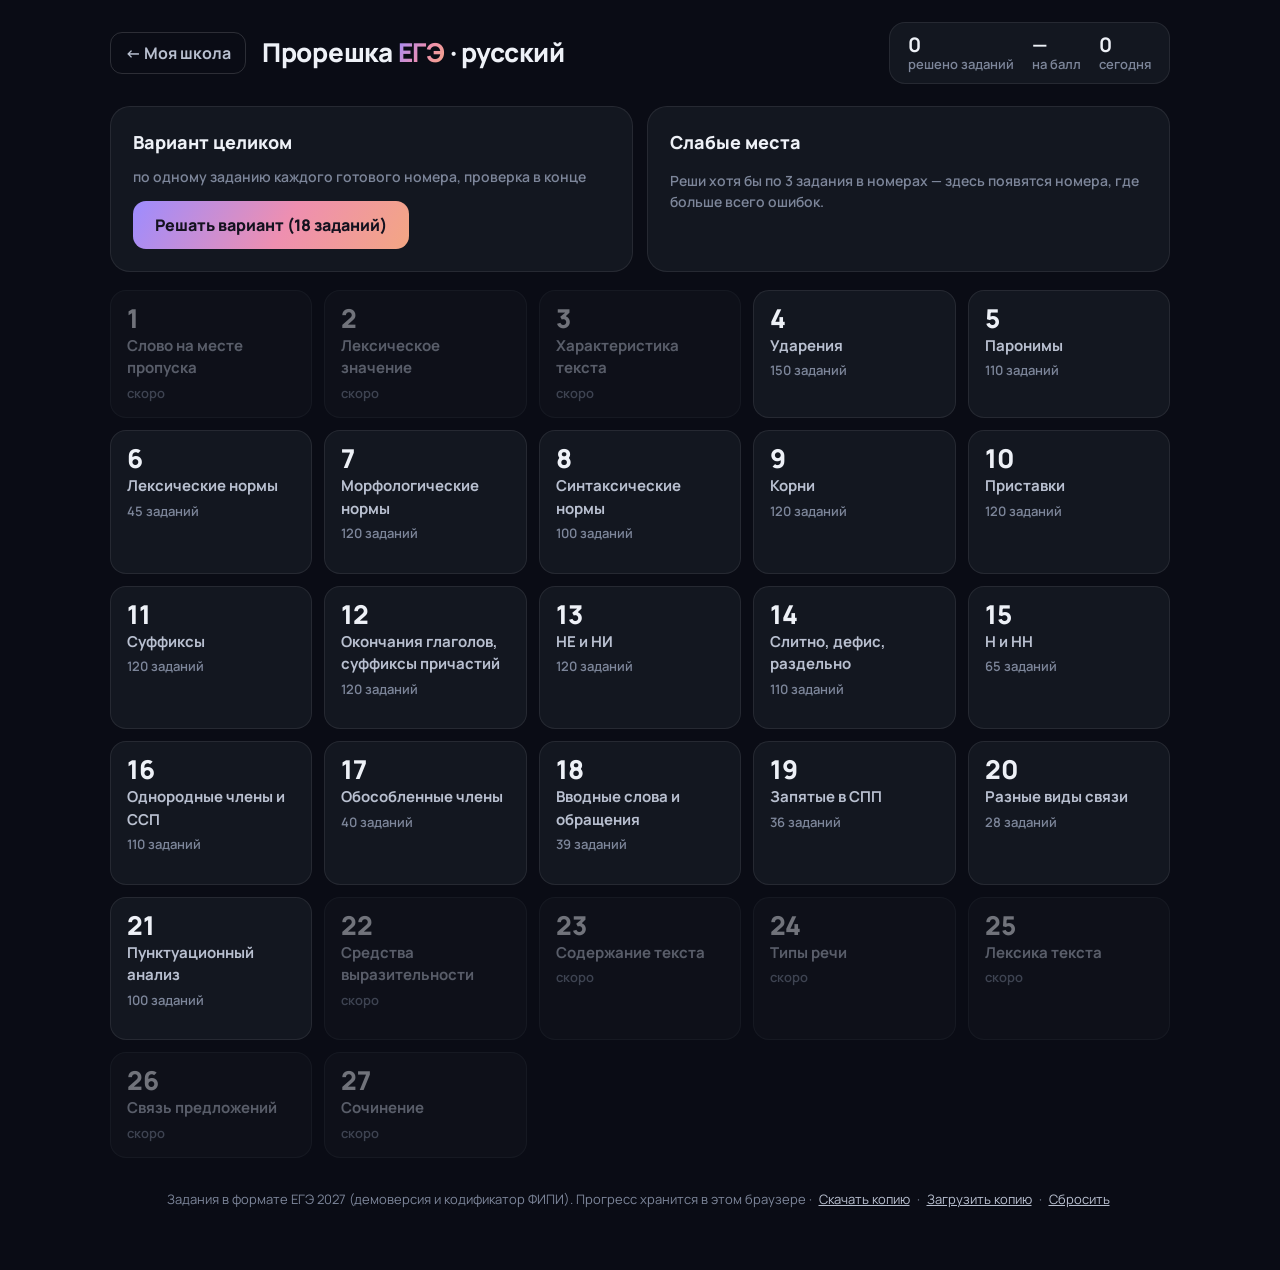
<file: proreshka/index.html>
<!doctype html>
<html lang="ru">
<head>
<meta charset="utf-8">
<meta name="viewport" content="width=device-width, initial-scale=1">
<title>Прорешка ЕГЭ — русский язык</title>
<link rel="icon" href="../icon.svg">
<link rel="preconnect" href="https://fonts.googleapis.com">
<link href="https://fonts.googleapis.com/css2?family=Manrope:wght@400;600;700;800&family=Lora:wght@500;600;700&display=swap" rel="stylesheet">
<style>
:root { --bg: #0a0c15; --card: #131720; --card2: #1a1f2b; --card3: #242a38; --line: rgba(255,255,255,.08); --line2: rgba(255,255,255,.14); --text: #eef1f7; --text2: #b9c0d0; --muted: #7d869a; --accent: #9d8cff; --rose: #ee8fb0; --gold: #f3cf7a; --ok: #5fd3a2; --bad: #ef6b6b; --grad: linear-gradient(120deg, #9d8cff, #ee8fb0 55%, #f3a683); --serif: Lora, Georgia, serif; }
* { box-sizing: border-box; }
html, body { margin: 0; background: var(--bg); color: var(--text); }
body { font: 16px/1.5 Manrope, system-ui, 'Segoe UI', sans-serif; min-height: 100vh; }
button, input { font: inherit; color: inherit; }
button { cursor: pointer; }
a { color: inherit; }
.wrap { max-width: 1100px; margin: 0 auto; padding: 22px 20px 60px; }
header { display: flex; align-items: center; gap: 16px; flex-wrap: wrap; margin-bottom: 22px; }
.back { text-decoration: none; color: var(--text2); font-weight: 700; border: 1px solid var(--line2); border-radius: 12px; padding: 8px 14px; }
.back:hover { color: var(--text); border-color: var(--accent); }
h1 { margin: 0; font-size: 26px; font-weight: 800; letter-spacing: -.01em; }
h1 span { background: var(--grad); -webkit-background-clip: text; background-clip: text; color: transparent; }
.hstat { margin-left: auto; display: flex; gap: 18px; background: var(--card); border: 1px solid var(--line); border-radius: 16px; padding: 10px 18px; }
.hstat div { display: flex; flex-direction: column; line-height: 1.2; }
.hstat b { font-size: 20px; } .hstat span { font-size: 13px; color: var(--muted); font-weight: 600; }
.card { background: var(--card); border: 1px solid var(--line); border-radius: 20px; padding: 22px; }
.ct { font-weight: 800; font-size: 18px; margin-bottom: 14px; display: flex; gap: 10px; align-items: baseline; flex-wrap: wrap; }
.ct span { font-weight: 600; font-size: 14px; color: var(--muted); }
.nums { display: grid; grid-template-columns: repeat(auto-fill, minmax(190px, 1fr)); gap: 12px; }
.num { text-align: left; background: var(--card); border: 1px solid var(--line); border-radius: 16px; padding: 14px 16px; display: flex; flex-direction: column; gap: 4px; transition: border-color .15s, transform .15s; }
.num:hover:not(.off) { border-color: var(--accent); transform: translateY(-2px); }
.num .n { font-size: 26px; font-weight: 800; line-height: 1; }
.num .t { font-weight: 700; font-size: 15px; color: var(--text2); }
.num small { color: var(--muted); font-weight: 600; font-size: 13px; }
.num .bar { height: 5px; border-radius: 3px; background: var(--card3); overflow: hidden; margin-top: 6px; display: flex; }
.num .bar i { display: block; height: 100%; }
.num.off { opacity: .45; cursor: default; }
.big { display: flex; gap: 14px; flex-wrap: wrap; margin-bottom: 18px; }
.big .card { flex: 1 1 240px; }
.kpi b { font-size: 30px; font-weight: 800; display: block; } .kpi span { color: var(--muted); font-weight: 600; font-size: 14px; }
.btn { border: 0; background: var(--grad); color: #14121f; padding: 12px 22px; border-radius: 13px; font-weight: 800; font-size: 16px; }
.btn.ghost { background: var(--card2); color: var(--text); border: 1px solid var(--line2); }
.btn.red { background: var(--bad); color: #1a0d0d; }
.btns { display: flex; gap: 10px; flex-wrap: wrap; justify-content: center; margin-top: 18px; }
.btns.l { justify-content: flex-start; margin: 0 0 16px; }
.bank { display: grid; grid-template-columns: repeat(auto-fill, minmax(48px, 1fr)); gap: 6px; }
.bank button { border: 1px solid var(--line2); background: var(--card2); border-radius: 10px; padding: 9px 0; font-weight: 700; font-size: 15px; color: var(--text2); }
.bank button:hover { border-color: var(--accent); }
.bank button.ok { background: rgba(95,211,162,.14); border-color: var(--ok); color: var(--ok); }
.bank button.bad { background: rgba(239,107,107,.14); border-color: var(--bad); color: var(--bad); }
.hint { color: var(--muted); font-size: 14px; font-weight: 600; }
.task { max-width: 760px; margin: 0 auto; }
.prog { display: flex; gap: 4px; margin-bottom: 16px; }
.prog i { flex: 1; height: 6px; border-radius: 3px; background: var(--card3); }
.prog i.done { background: var(--accent); } .prog i.ok { background: var(--ok); } .prog i.bad { background: var(--bad); } .prog i.cur { background: var(--text2); }
.q { font-size: 18px; font-weight: 700; line-height: 1.5; margin: 8px 0 16px; }
.q b.no { display: inline-block; background: var(--grad); color: #14121f; border-radius: 8px; padding: 0 9px; margin-right: 8px; }
.body { font: 500 19px/1.7 var(--serif); margin-bottom: 16px; }
.body p { margin: 0 0 10px; }
.body .gap { font-family: Manrope, sans-serif; font-weight: 800; color: var(--gold); font-size: 15px; }
.m8 { display: grid; grid-template-columns: 1fr 1.4fr; gap: 22px; font-size: 17px; line-height: 1.5; }
.m8 > div:first-child { font: 600 15px/1.5 Manrope, sans-serif; color: var(--text2); }
.m8 p { margin: 0 0 9px; }
.tlist p { margin: 0 0 8px; }
.tlist b { font-family: Manrope, sans-serif; color: var(--gold); margin-right: 4px; }
.opts { display: flex; flex-direction: column; gap: 8px; margin-bottom: 18px; }
.opt { display: flex; gap: 12px; align-items: baseline; text-align: left; padding: 12px 16px; border-radius: 14px; border: 2px solid var(--line2); background: var(--card2); font: 500 19px/1.5 var(--serif); }
.opt .n { font: 800 15px Manrope, sans-serif; color: var(--muted); flex: none; width: 22px; }
.opt.sel { border-color: var(--accent); background: rgba(157,140,255,.13); }
.opt.ok { border-color: var(--ok); background: rgba(95,211,162,.12); }
.opt.miss { border-color: var(--ok); border-style: dashed; }
.opt.bad { border-color: var(--bad); background: rgba(239,107,107,.12); }
.opt .why { display: block; font: 600 14px/1.45 Manrope, sans-serif; margin-top: 4px; color: var(--text2); }
.opt .why.g { color: var(--ok); } .opt .why.r { color: var(--bad); }
.opt.locked { cursor: default; }
.ans { display: flex; gap: 12px; align-items: center; justify-content: center; font-weight: 800; font-size: 18px; flex-wrap: wrap; }
.ans input { width: 240px; max-width: 100%; padding: 11px 16px; border-radius: 13px; border: 2px solid var(--line2); background: var(--card2); font-size: 21px; font-weight: 800; letter-spacing: .1em; text-align: center; text-transform: uppercase; outline: none; }
.ans input:focus { border-color: var(--accent); }
.fb { margin-top: 18px; padding: 14px 18px; border-radius: 14px; font-weight: 700; }
.fb.ok { background: rgba(95,211,162,.12); color: var(--ok); }
.fb.bad { background: rgba(239,107,107,.12); color: var(--bad); }
.fb .ex { color: var(--text2); font-weight: 600; margin-top: 6px; font-size: 15px; line-height: 1.55; }
.u { text-decoration: underline; text-decoration-color: var(--gold); text-underline-offset: 4px; }
.cap { font-weight: 700; letter-spacing: .02em; }
.rev { display: flex; flex-direction: column; gap: 8px; margin: 18px 0; }
.rev div { padding: 10px 14px; border-radius: 12px; border: 1px solid var(--ok); font-size: 15px; display: flex; gap: 10px; flex-wrap: wrap; align-items: baseline; }
.rev div.bad { border-color: var(--bad); background: rgba(239,107,107,.08); }
.rev code { font: 800 16px Manrope, sans-serif; letter-spacing: .06em; }
.rev button { margin-left: auto; border: 1px solid var(--line2); background: var(--card2); border-radius: 9px; padding: 3px 10px; font-weight: 700; font-size: 13px; }
.res { font-size: 56px; font-weight: 800; text-align: center; line-height: 1.1; background: var(--grad); -webkit-background-clip: text; background-clip: text; color: transparent; }
.center { text-align: center; }
.toast { position: fixed; left: 50%; bottom: 24px; transform: translateX(-50%) translateY(80px); background: var(--card3); border: 1px solid var(--line2); padding: 12px 20px; border-radius: 14px; font-weight: 700; transition: transform .25s, opacity .25s; z-index: 9; opacity: 0; }
.toast.on { transform: translateX(-50%); opacity: 1; }
footer { margin-top: 30px; color: var(--muted); font-size: 13px; text-align: center; line-height: 1.7; }
footer button { background: none; border: 0; color: var(--text2); text-decoration: underline; font-size: 13px; padding: 0 4px; }
@media (max-width: 640px) {
  .wrap { padding: 16px 16px 50px; }
  h1 { font-size: 22px; }
  .hstat { margin-left: 0; width: 100%; justify-content: space-around; }
  .nums { grid-template-columns: repeat(2, minmax(0, 1fr)); gap: 8px; }
  .num { padding: 12px; }
  .card { padding: 16px; }
  .body, .opt { font-size: 17px; }
  .q { font-size: 16px; }
  .m8 { grid-template-columns: 1fr; gap: 10px; }
}
</style>
</head>
<body>
<div class="wrap">
  <header>
    <a class="back" href="../">← Моя школа</a>
    <h1>Прорешка <span>ЕГЭ</span> · русский</h1>
    <div class="hstat" id="hs"></div>
  </header>
  <main id="app"></main>
  <footer>Задания в формате ЕГЭ 2027 (демоверсия и кодификатор ФИПИ). Прогресс хранится в этом браузере ·
    <button id="exp">Скачать копию</button> · <button id="imp">Загрузить копию</button> · <button id="reset">Сбросить</button>
    <input type="file" id="impf" accept=".json" hidden></footer>
</div>
<div class="toast" id="toast"></div>

<script>
// ---------- реестр номеров: файлы tasks/tNN.js вызывают REG ----------
const NAMES = {
  1: 'Слово на месте пропуска', 2: 'Лексическое значение', 3: 'Характеристика текста', 4: 'Ударения', 5: 'Паронимы',
  6: 'Лексические нормы', 7: 'Морфологические нормы', 8: 'Синтаксические нормы', 9: 'Корни', 10: 'Приставки',
  11: 'Суффиксы', 12: 'Окончания глаголов, суффиксы причастий', 13: 'НЕ и НИ', 14: 'Слитно, дефис, раздельно', 15: 'Н и НН',
  16: 'Однородные члены и ССП', 17: 'Обособленные члены', 18: 'Вводные слова и обращения', 19: 'Запятые в СПП',
  20: 'Разные виды связи', 21: 'Пунктуационный анализ', 22: 'Средства выразительности', 23: 'Содержание текста',
  24: 'Типы речи', 25: 'Лексика текста', 26: 'Связь предложений', 27: 'Сочинение',
};
const T = {};
function REG(n, def) { T[n] = def; }

// детерминированный генератор: банк одинаковый при каждом запуске
function rng(a) { return () => { a = a + 0x6D2B79F5 | 0; let t = Math.imul(a ^ a >>> 15, 1 | a); t = t + Math.imul(t ^ t >>> 7, 61 | t) ^ t; return ((t ^ t >>> 14) >>> 0) / 4294967296; }; }
const mkShuffle = r => a => { a = a.slice(); for (let i = a.length - 1; i > 0; i--) { const j = Math.floor(r() * (i + 1)); [a[i], a[j]] = [a[j], a[i]]; } return a; };
// раздаёт элементы пула по заданиям так, чтобы каждый встречался примерно поровну и без повторов внутри задания
function dealer(pool, r, key = x => x) {
  const sh = mkShuffle(r), q = [];
  return (n, ok = () => true) => { const out = []; let guard = 0; while (out.length < n && guard++ < 50) { if (q.length < n * 3) q.push(...sh(pool)); const i = q.findIndex(x => ok(x, out) && !out.some(y => key(y) === key(x))); if (i < 0) { q.push(...sh(pool)); continue; } out.push(q.splice(i, 1)[0]); } return out; };
}

// №9–12: ряды слов с пропуском. Верный ряд — во всех словах одна и та же буква.
// data: { буква: 'слово1; слово2; …' }, groups — какие буквы путают между собой (из них строятся ряды)
function rowsGen({ seed, data, len, n, q, groups }) {
  const byL = {};
  Object.entries(data).forEach(([l, s]) => { byL[l] = s.split(';').map(w => w.trim()).filter(Boolean).map(w => ({ w, l })); });
  const r = rng(seed), sh = mkShuffle(r), deal = {};
  Object.keys(byL).forEach(l => deal[l] = dealer(byL[l], r, x => x.w));
  const gs = (groups || [Object.keys(byL)]).map(g => g.filter(l => byL[l] && byL[l].length >= len + 2)).filter(g => g.length >= 2);
  const pick = (l, used) => deal[l](1, x => !used.has(x.w))[0] || byL[l].find(x => !used.has(x.w)) || byL[l][0];
  const show = w => w.replace(/\.\./g, '<span class="gap">..</span>');
  const fill = x => x.w.replace(/\.\./g, `<b>${x.l}</b>`);
  const out = [];
  for (let k = 0; k < n; k++) {
    const nOk = [1, 2, 2, 3, 3, 4][Math.floor(r() * 6)], okSet = new Set(sh([0, 1, 2, 3, 4]).slice(0, nOk)), used = new Set(), order = sh(gs);
    const rows = [0, 1, 2, 3, 4].map(j => {
      const g = order[j % order.length];
      let ls;
      if (okSet.has(j)) { const l = g[Math.floor(r() * g.length)]; ls = Array(len).fill(l); }
      else { const two = sh(g).slice(0, 2); ls = sh([...two, ...Array.from({ length: len - 2 }, () => g[Math.floor(r() * g.length)])]); }
      const ws = ls.map(l => { const x = pick(l, used); used.add(x.w); return x; });
      return { h: ws.map(x => show(x.w)).join(', '), ok: okSet.has(j), why: ws.map(fill).join(', ') };
    });
    out.push({ q, opts: rows });
  }
  return out;
}

// №17–20: цифры в предложении. {+} — здесь нужна запятая, {-} — не нужна
function numGen({ data, q }) {
  return data.map(s => {
    let i = 0; const ans = [];
    const h = s.replace(/\{([+-])\}/g, (m, c) => { i++; if (c === '+') ans.push(i); return `<span class="gap">(${i})</span>`; });
    const fill = s.replace(/\s*\{\+\}/g, ',').replace(/\s*\{-\}/g, '');
    return { q, body: `<p>${h}</p>`, ans: ans.join(''), why: 'Правильно: ' + fill };
  });
}

// ---------- состояние ----------
const KEY = 'proreshka-v1';
const $ = s => document.querySelector(s), $$ = s => [...document.querySelectorAll(s)];
const today = () => { const d = new Date(); d.setMinutes(d.getMinutes() - d.getTimezoneOffset()); return d.toISOString().slice(0, 10); };
const plural = (n, a, b, c) => { const m = Math.abs(n) % 100, k = m % 10; return m > 10 && m < 20 ? c : k === 1 ? a : k > 1 && k < 5 ? b : c; };
const norm = s => Object.assign({ d: {}, vars: [], days: {} }, s);
function load() { try { const s = JSON.parse(localStorage.getItem(KEY)); if (s && s.d) return norm(s); } catch (e) { } return norm({}); }
let S = load();
const save = () => { try { localStorage.setItem(KEY, JSON.stringify(S)); } catch (e) { } };
function toast(t) { const el = $('#toast'); el.textContent = t; el.classList.add('on'); clearTimeout(toast.t); toast.t = setTimeout(() => el.classList.remove('on'), 2200); }

const BANKS = {};
const bank = n => BANKS[n] || (BANKS[n] = T[n].gen());
const rec = n => S.d[n] || (S.d[n] = {});
function numStat(n) { const r = S.d[n] || {}, v = Object.values(r); return { solved: v.length, ok: v.filter(x => x.ok).length }; }

// ---------- проверка ответа ----------
const clean = s => String(s).toLowerCase().replace(/ё/g, 'е').replace(/[\s,.;]/g, '');
const ansOf = t => t.ans != null ? String(t.ans) : t.opts.map((o, i) => o.ok ? i + 1 : '').join('');
// баллы как на ЕГЭ: 8 и 22 — до 2 баллов (1 балл, если ошибка в одной-двух позициях), остальные — 1
const maxOf = t => t.max || 1;
function score(t, a) {
  if (maxOf(t) === 1) return isRight(t, a) ? 1 : 0;
  const e = clean(ansOf(t)), x = clean(a);
  if (x.length !== e.length) return 0;
  const miss = [...e].filter((c, i) => x[i] !== c).length;
  return miss === 0 ? 2 : miss <= 2 ? 1 : 0;
}
function isRight(t, a) {
  if (t.kind === 'word') return [t.ans, ...(t.alt || [])].some(x => clean(x) === clean(a));
  if (t.kind === 'seq') return clean(a) === clean(ansOf(t));
  const set = x => [...new Set(clean(x).split(''))].sort().join('');
  return !!clean(a) && set(a) === set(ansOf(t));
}

function renderHs() {
  const all = Object.keys(T).map(numStat), solved = all.reduce((s, x) => s + x.solved, 0), ok = all.reduce((s, x) => s + x.ok, 0);
  const td = S.days[today()] || 0;
  $('#hs').innerHTML = `<div><b>${solved}</b><span>решено заданий</span></div><div><b>${solved ? Math.round(ok / solved * 100) + '%' : '—'}</b><span>на балл</span></div><div><b>${td}</b><span>сегодня</span></div>`;
}

// ---------- главная: 27 номеров ----------
function drawHome() {
  const ready = Object.keys(T).map(Number), lastVar = S.vars[S.vars.length - 1];
  $('#app').innerHTML = `<div class="big">
      <div class="card"><div class="ct">Вариант целиком <span>по одному заданию каждого готового номера, проверка в конце</span></div>
        <div class="btns l" style="margin:0"><button class="btn" data-go="var">Решать вариант (${ready.length} ${plural(ready.length, 'задание', 'задания', 'заданий')})</button></div>
        ${lastVar ? `<div class="hint" style="margin-top:10px">Последний: ${lastVar.ok} из ${lastVar.n}${lastVar.maxPts ? ` · ${lastVar.pts} из ${lastVar.maxPts} перв. баллов` : ''} · ${new Date(lastVar.d + 'T12:00').toLocaleDateString('ru')}</div>` : ''}</div>
      <div class="card"><div class="ct">Слабые места</div>${weakest()}</div>
    </div>
    <div class="nums">${Object.keys(NAMES).map(Number).map(n => {
      if (!T[n]) return `<div class="num off"><span class="n">${n}</span><span class="t">${NAMES[n]}</span><small>скоро</small></div>`;
      const st = numStat(n), N = bank(n).length;
      return `<button class="num" data-go="t${n}"><span class="n">${n}</span><span class="t">${NAMES[n]}</span><small>${st.solved ? `${st.solved} из ${N} · ${Math.round(st.ok / st.solved * 100)}% на балл` : `${N} ${plural(N, 'задание', 'задания', 'заданий')}`}</small>
        <span class="bar"><i style="width:${st.ok / N * 100}%;background:var(--ok)"></i><i style="width:${(st.solved - st.ok) / N * 100}%;background:var(--bad)"></i></span></button>`;
    }).join('')}</div>`;
}
function weakest() {
  const w = Object.keys(T).map(n => ({ n, ...numStat(n) })).filter(x => x.solved >= 3).sort((a, b) => a.ok / a.solved - b.ok / b.solved).slice(0, 3);
  if (!w.length) return '<div class="hint">Реши хотя бы по 3 задания в номерах — здесь появятся номера, где больше всего ошибок.</div>';
  return w.map(x => `<div style="display:flex;justify-content:space-between;gap:10px;margin-bottom:6px"><a href="#t${x.n}" style="font-weight:700;text-decoration:none">№${x.n} · ${NAMES[x.n]}</a><b style="color:${x.ok / x.solved < .7 ? 'var(--bad)' : 'var(--ok)'}">${Math.round(x.ok / x.solved * 100)}%</b></div>`).join('');
}

// ---------- банк номера ----------
function drawBank(n) {
  const B = bank(n), r = S.d[n] || {}, st = numStat(n);
  $('#app').innerHTML = `<div class="big">
      <div class="card kpi"><b>${st.solved} / ${B.length}</b><span>прорешано в №${n}</span></div>
      <div class="card kpi"><b>${st.ok}</b><span>на балл${st.solved ? ' · ' + Math.round(st.ok / st.solved * 100) + '%' : ''}</span></div>
      <div class="card kpi"><b>${st.solved - st.ok}</b><span>с ошибкой — перерешай</span></div></div>
    <div class="card"><div class="ct">№${n}. ${NAMES[n]} <span>${T[n].note || 'нажми на номер — откроется задание'}</span></div>
      <div class="btns l"><button class="btn" data-act="next">${st.solved < B.length ? 'Решать нерешённые подряд' : 'Всё решено — пройти заново'}</button>${st.solved - st.ok ? `<button class="btn red" data-act="redo">Перерешать ошибки (${st.solved - st.ok})</button>` : ''}<button class="btn ghost" data-go="">← Все номера</button></div>
      <div class="bank">${B.map((_, i) => { const x = r[i + 1]; return `<button class="${x ? (x.ok ? 'ok' : 'bad') : ''}" data-task="${i + 1}">${i + 1}</button>`; }).join('')}</div></div>`;
}

// ---------- решение: серия заданий (из банка или вариант) ----------
let P = null;
function startRun(items, mode) { if (!items.length) return toast('Нечего решать'); P = { items, mode, i: 0, sel: new Set(), done: false, res: [], ans: [], pts: [] }; drawTask(); }
const cur = () => P.items[P.i];
function drawTask() {
  if (P.i >= P.items.length) return drawEnd();
  const { n, k } = cur(), t = bank(n)[k - 1], prev = (S.d[n] || {})[k], isVar = P.mode === 'var';
  const opts = t.opts ? `<div class="opts">${t.opts.map((o, i) => {
    let c = P.sel.has(i + 1) ? 'sel' : '', why = '';
    if (P.done) { const s = P.sel.has(i + 1); c = (o.ok && s ? 'ok' : o.ok ? 'miss' : s ? 'bad' : '') + ' locked'; if (o.why) why = `<span class="why ${o.ok ? 'g' : 'r'}">${o.why}</span>`; }
    return `<button class="opt ${c}" data-o="${i + 1}"><span class="n">${i + 1})</span><span>${o.h}${why}</span></button>`; }).join('')}</div>` : '';
  const a = P.ans[P.i] ?? [...P.sel].sort().join('');
  $('#app').innerHTML = `<div class="card task">
    ${P.items.length > 1 ? `<div class="prog">${P.items.map((_, i) => `<i class="${i < P.i ? (isVar ? 'done' : P.res[i] ? 'ok' : 'bad') : i === P.i ? 'cur' : ''}"></i>`).join('')}</div>` : ''}
    <div class="hint">${isVar ? `Вариант · задание ${P.i + 1} из ${P.items.length}` : `№${n} · задание ${k} из ${bank(n).length}`}${prev && !P.done && !isVar ? (prev.ok ? ' · раньше решено верно' : ' · раньше была ошибка') : ''}</div>
    <div class="q"><b class="no">${n}</b>${t.q}</div>
    ${t.body ? `<div class="body">${t.body}</div>` : ''}${opts}
    <div class="ans">Ответ: <input id="ai" autocomplete="off" spellcheck="false" ${t.kind === 'word' ? '' : 'inputmode="numeric"'} value="${a}" ${P.done ? 'disabled' : ''}></div>
    ${P.done ? `<div class="fb ${P.res[P.i] ? 'ok' : 'bad'}">${P.res[P.i] ? (maxOf(t) > 1 ? 'Верно — 2 балла!' : 'Верно — балл!') : `${P.pts[P.i] ? `Частично: 1 балл из 2.` : 'Неверно.'} Правильный ответ: ${ansText(t)}`}${t.why ? `<div class="ex">${t.why}</div>` : ''}</div>
      <div class="btns"><button class="btn" id="nx">${P.i + 1 < P.items.length ? 'Дальше →' : 'Готово'}</button><button class="btn ghost" data-go="t${n}">К банку №${n}</button></div>`
      : `<div class="btns"><button class="btn" id="ck">${isVar ? (P.i + 1 < P.items.length ? 'Ответить →' : 'Завершить вариант') : 'Проверить'}</button>${isVar && P.i ? '<button class="btn ghost" id="pv">← Назад</button>' : ''}</div>
      <div class="hint center" style="margin-top:10px">${t.opts ? 'нажимай на варианты или вводи цифры · ' : ''}Enter — ${isVar ? 'ответить' : 'проверить'}</div>`}</div>`;
  if (!P.done && !t.opts) $('#ai').focus();
}
const ansText = t => t.kind === 'word' ? [t.ans, ...(t.alt || [])].map(x => x.toUpperCase()).join(' или ') : ansOf(t);
function check() {
  const { n, k } = cur(), t = bank(n)[k - 1], a = $('#ai').value.trim();
  if (!a && !confirm('Ответ пустой. Засчитать как пропуск?')) return;
  const pts = score(t, a), ok = pts === maxOf(t), prev = rec(n)[k];
  rec(n)[k] = { ok: ok ? 1 : 0, a, c: (prev ? prev.c : 0) + 1, d: today() };
  P.pts[P.i] = pts;
  S.days[today()] = (S.days[today()] || 0) + 1;
  P.res[P.i] = ok; P.ans[P.i] = a; save(); renderHs();
  if (P.mode === 'var') { P.i++; P.sel = new Set(); drawTask(); } else { P.done = true; drawTask(); }
}
function next() { P.i++; P.sel = new Set(); P.done = false; P.items.length === 1 ? go('t' + cur0().n) : drawTask(); }
const cur0 = () => P.items[0];
function drawEnd() {
  const ok = P.res.filter(Boolean).length, n = P.items.length;
  const pts = P.pts.reduce((s, x) => s + (x || 0), 0), maxPts = P.items.reduce((s, { n, k }) => s + maxOf(bank(n)[k - 1]), 0);
  if (P.mode === 'var' && !P.saved) { S.vars.push({ d: today(), ok, n, pts, maxPts }); P.saved = 1; save(); }
  $('#app').innerHTML = `<div class="card task"><div class="hint center">${P.mode === 'var' ? 'Вариант решён' : 'Серия решена'}</div><div class="res">${ok} / ${n}</div>${P.mode === 'var' ? `<div class="hint center">первичных баллов: <b style="color:var(--text)">${pts} из ${maxPts}</b> (за часть 1 на ЕГЭ максимум 28)</div>` : ''}
    <div class="hint center" style="margin-top:6px">${ok === n ? 'Всё на балл 🎉' : 'Нажми «разбор», чтобы открыть задание с объяснением'}</div>
    <div class="rev">${P.items.map(({ n, k }, i) => { const t = bank(n)[k - 1]; return `<div class="${P.res[i] ? '' : 'bad'}"><b>№${n}</b> твой ответ: <code>${P.ans[i] || '—'}</code>${P.res[i] ? ' ✓' : ` · верный: <code>${ansText(t)}</code>`}<button data-rv="${i}">разбор</button></div>`; }).join('')}</div>
    <div class="btns">${P.mode === 'var' ? '<button class="btn" data-go="var">Новый вариант</button>' : ''}<button class="btn ghost" data-go="">Все номера</button></div></div>`;
}
// разбор задания из итогов варианта
function review(i) { const it = P.items[i]; const keep = P; P = { items: [it], mode: 'rev', i: 0, sel: new Set([...(keep.ans[i] || '')].map(Number).filter(Boolean)), done: true, res: [keep.res[i]], ans: [keep.ans[i] || ''], pts: [keep.pts[i]], back: keep }; drawTask(); $('#nx').textContent = '← К итогам'; }

function startVar() {
  const r = Math.random, items = Object.keys(T).map(Number).sort((a, b) => a - b).map(n => { const B = bank(n), r0 = S.d[n] || {}, fresh = B.map((_, i) => i + 1).filter(k => !r0[k]); const pool = fresh.length ? fresh : B.map((_, i) => i + 1); return { n, k: pool[Math.floor(r() * pool.length)] }; });
  startRun(items, 'var');
}

// ---------- навигация ----------
function go(h) { location.hash = h; if (('#' + h) === location.hash) route(); }
function route() {
  const h = location.hash.slice(1); P = null;
  if (h === 'var') startVar();
  else if (/^t\d+$/.test(h) && T[h.slice(1)]) drawBank(+h.slice(1));
  else drawHome();
  renderHs(); window.scrollTo(0, 0);
}
window.addEventListener('hashchange', route);
$('#app').addEventListener('click', e => {
  const b = e.target.closest('button,[data-go]'); if (!b) return;
  if (b.dataset.go != null) { if (location.hash.slice(1) === b.dataset.go) route(); else location.hash = b.dataset.go; return; }
  const n = +location.hash.slice(2);
  if (b.dataset.task) startRun([{ n, k: +b.dataset.task }], 'bank');
  if (b.dataset.act === 'next') { const B = bank(n), r = S.d[n] || {}, u = B.map((_, i) => i + 1).filter(k => !r[k]); startRun((u.length ? u : B.map((_, i) => i + 1)).map(k => ({ n, k })), 'bank'); }
  if (b.dataset.act === 'redo') startRun(Object.keys(S.d[n] || {}).filter(k => !S.d[n][k].ok).map(Number).sort((a, c) => a - c).map(k => ({ n, k })), 'bank');
  if (b.dataset.o && P && !P.done) { const o = +b.dataset.o; P.sel.has(o) ? P.sel.delete(o) : P.sel.add(o); P.ans[P.i] = undefined; drawTask(); }
  if (b.id === 'ck') check();
  if (b.id === 'pv') { P.i--; P.sel = new Set([...(P.ans[P.i] || '')].map(Number).filter(Boolean)); P.ans[P.i] = P.ans[P.i]; drawTask(); }
  if (b.id === 'nx') { if (P.mode === 'rev') { P = P.back; drawEnd(); } else next(); }
  if (b.dataset.rv) review(+b.dataset.rv);
});
$('#app').addEventListener('input', e => {
  if (e.target.id !== 'ai' || !P || P.done) return;
  const t = bank(cur().n)[cur().k - 1];
  if (t.opts) { P.sel = new Set([...e.target.value].map(Number).filter(x => x >= 1 && x <= t.opts.length)); $$('.opt').forEach(el => el.classList.toggle('sel', P.sel.has(+el.dataset.o))); }
  P.ans[P.i] = e.target.value;
});
document.addEventListener('keydown', e => {
  if (e.key !== 'Enter') return;
  if ($('#ck')) { e.preventDefault(); check(); } else if ($('#nx')) { e.preventDefault(); $('#nx').click(); }
});
$('#reset').onclick = () => { if (confirm('Сбросить весь прогресс прорешки?')) { S = norm({}); save(); route(); toast('Прогресс сброшен'); } };
$('#exp').onclick = () => { const a = document.createElement('a'); a.href = URL.createObjectURL(new Blob([JSON.stringify(S)], { type: 'application/json' })); a.download = `proreshka-${today()}.json`; a.click(); toast('Копия скачана'); };
$('#imp').onclick = () => $('#impf').click();
$('#impf').onchange = e => { const f = e.target.files[0]; if (!f) return; f.text().then(t => { try { const s = JSON.parse(t); if (!s.d) throw 0; S = norm(s); save(); route(); toast('Прогресс загружен'); } catch (er) { toast('Это не файл прорешки'); } }); e.target.value = ''; };
</script>
<script src="tasks/t04.js"></script>
<script src="tasks/t05.js"></script>
<script src="tasks/t06.js"></script>
<script src="tasks/t07.js"></script>
<script src="tasks/t08.js"></script>
<script src="tasks/t09.js"></script>
<script src="tasks/t10.js"></script>
<script src="tasks/t11.js"></script>
<script src="tasks/t12.js"></script>
<script src="tasks/t13.js"></script>
<script src="tasks/t14.js"></script>
<script src="tasks/t15.js"></script>
<script src="tasks/t16.js"></script>
<script src="tasks/t17.js"></script>
<script src="tasks/t18.js"></script>
<script src="tasks/t19.js"></script>
<script src="tasks/t20.js"></script>
<script src="tasks/t21.js"></script>
<script>route();</script>
</body>
</html>
</file>
